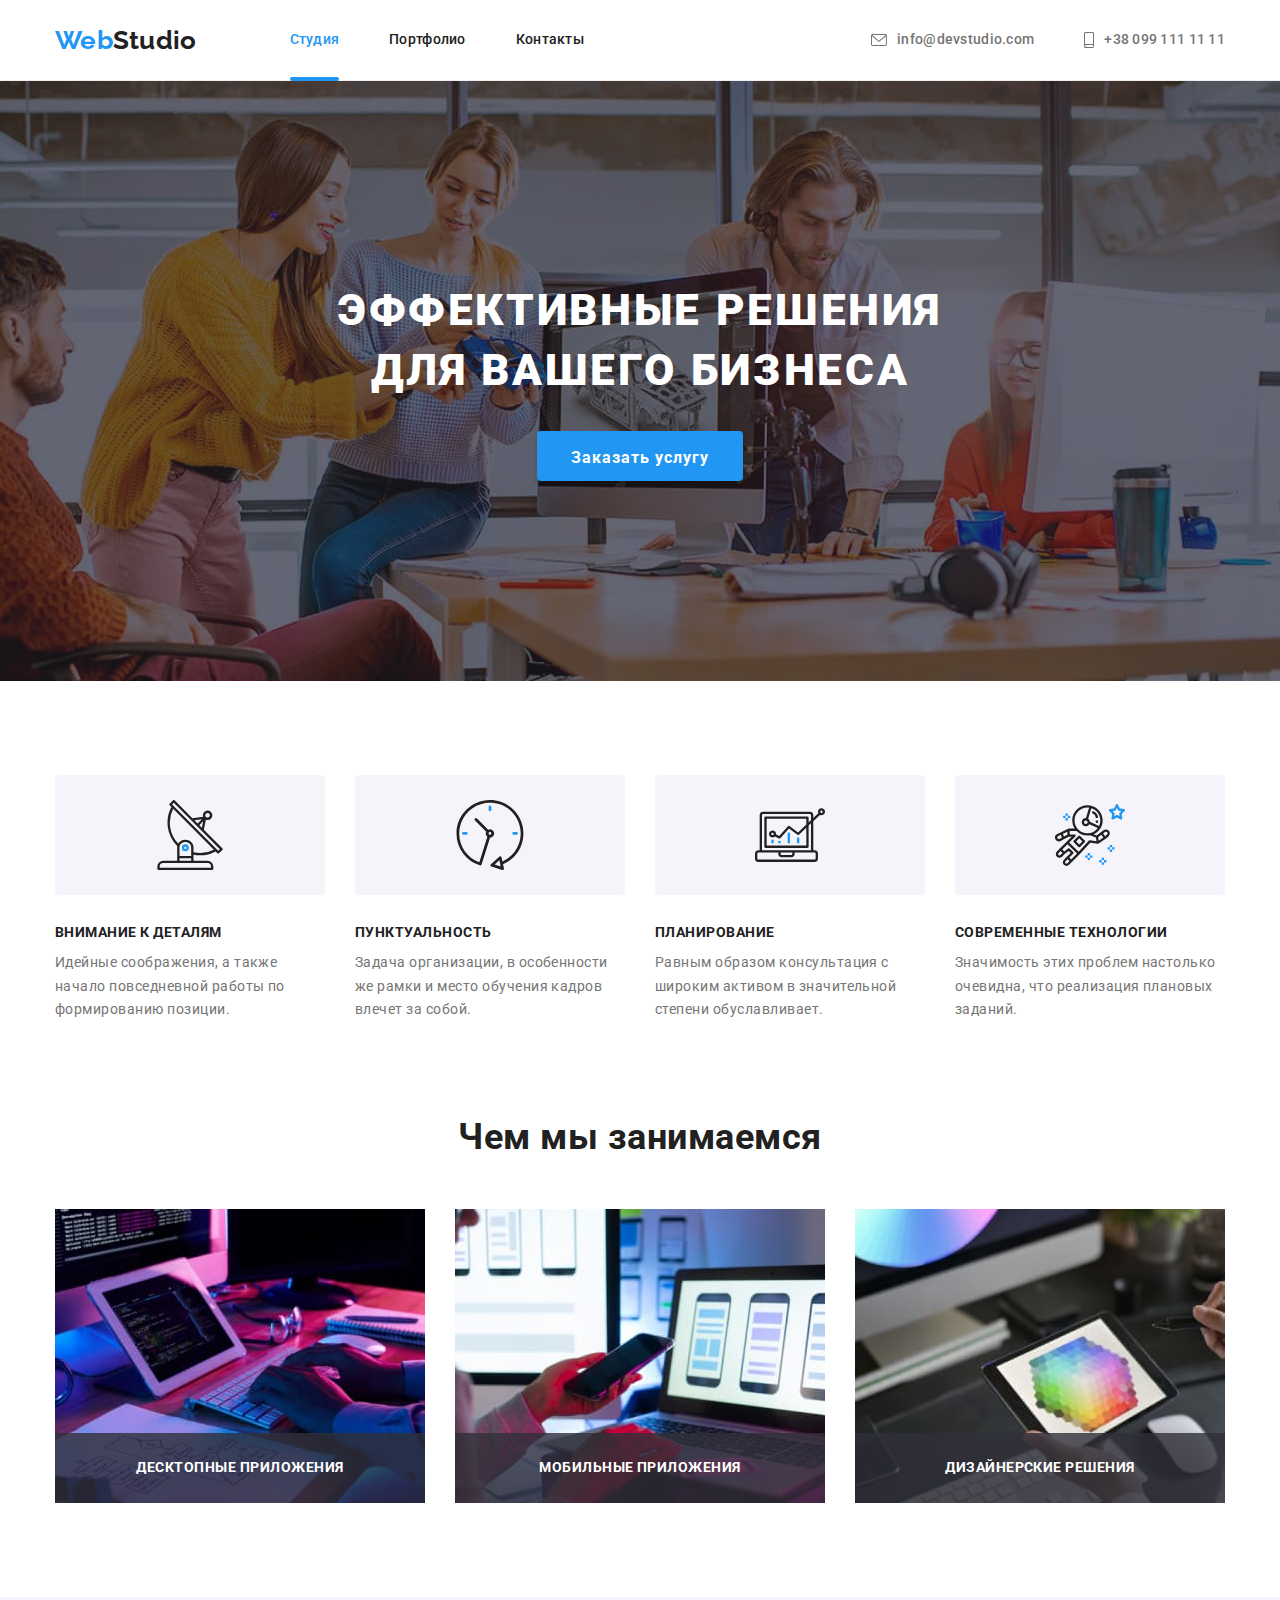
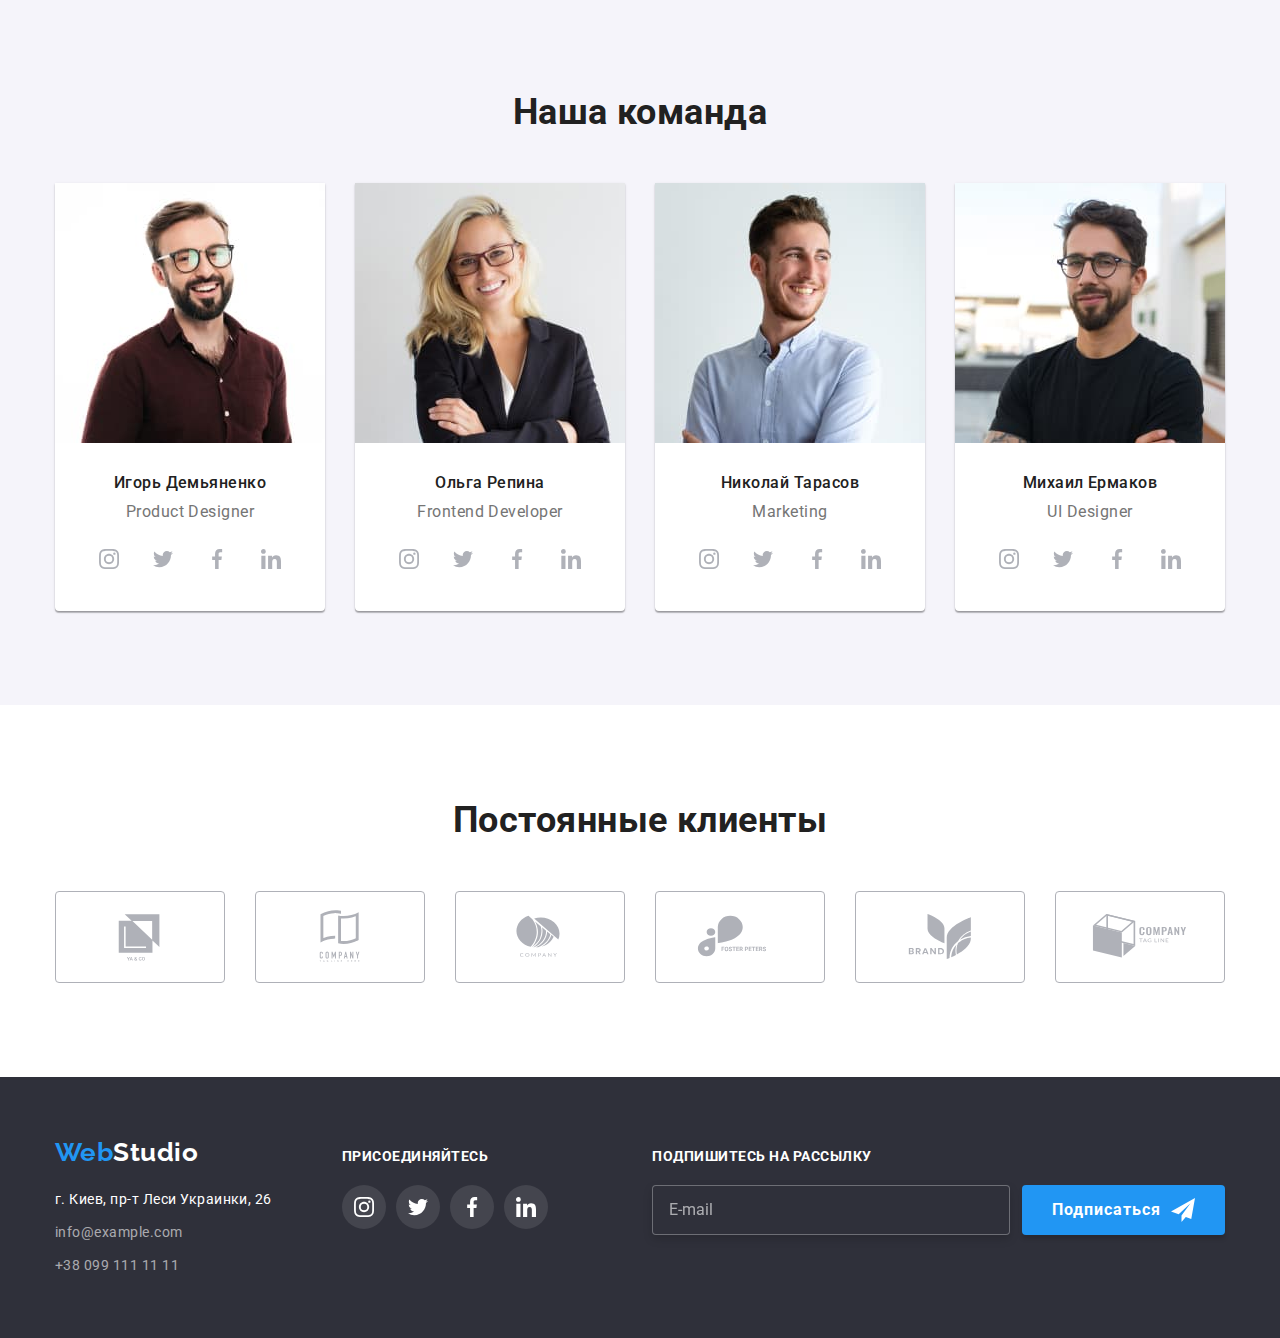
<file: index.html>
<!DOCTYPE html>
<html lang="ru">
  <head>
    <meta charset="UTF-8" />
    <meta http-equiv="X-UA-Compatible" content="IE=edge" />
    <meta name="viewport" content="width=device-width, initial-scale=1.0" />
    <meta name="description" content="Main page of the WebStudio" />
    <title>Главная</title>
    <link
      href="https://fonts.googleapis.com/css2?family=Raleway:wght@700&family=Roboto:wght@400;500;700;900&display=swap"
      rel="stylesheet"
    />
    <link
      rel="stylesheet"
      href="https://cdnjs.cloudflare.com/ajax/libs/modern-normalize/1.1.0/modern-normalize.min.css"
    />
    <link rel="stylesheet" href="./css/main.min.css" />
  </head>

  <body>
    <!-- HEADER -->

    <header class="page-header">
      <div class="container page-header__container">
        <a class="main-logo" href="./index.html"><span class="main-logo__web">Web</span>Studio</a>

        <button
          class="menu-button"
          type="button"
          aria-expanded="false"
          data-menu-button
          aria-controls="menu-container"
        >
          <svg width="40" height="40" aria-label="переключатель мобильного меню">
            <use class="menu-button__icon-cross" href="./images/sprite.svg#icon-menu-close"></use>
            <use class="menu-button__icon-menu" href="./images/sprite.svg#icon-menu"></use>
          </svg>
        </button>
        <div class="menu-container" id="menu-container" data-menu>
          <nav class="main-nav">
            <ul class="main-nav__list">
              <li class="main-nav__item">
                <a class="main-nav__link main-nav__link--current" href="./index.html">Студия</a>
              </li>
              <li class="main-nav__item">
                <a class="main-nav__link" href="./portfolio.html">Портфолио</a>
              </li>
              <li class="main-nav__item"><a class="main-nav__link" href="#">Контакты</a></li>
            </ul>
          </nav>

          <ul class="page-header__contact-list">
            <li class="page-header__contact-item">
              <a
                class="page-header__contact page-header__contact--large"
                href="mailto:info@devstudio.com"
              >
                <svg class="page-header__contact-icon" width="16" height="12">
                  <use href="./images/sprite.svg#icon-envelope"></use>
                </svg>
                info@devstudio.com
              </a>
            </li>
            <li class="page-header__contact-item">
              <a class="page-header__contact page-header__contact--blue" href="tel:+380991111111">
                <svg class="page-header__contact-icon" width="10" height="16">
                  <use href="./images/sprite.svg#icon-smartphone"></use>
                </svg>
                +38 099 111 11 11
              </a>
            </li>
          </ul>

          <ul class="social-mobile">
            <li class="social-mobile__item">
              <a class="social-mobile__link" href="https://www.instagram.com">Instagram</a>
            </li>
            <li class="social-mobile__item">
              <a class="social-mobile__link" href="https://twitter.com">Twitter</a>
            </li>
            <li class="social-mobile__item">
              <a class="social-mobile__link" href="https://facebook.com">Facebook</a>
            </li>
            <li class="social-mobile__item">
              <a class="social-mobile__link" href="https://www.linkedin.com">LinkedIn</a>
            </li>
          </ul>
        </div>
      </div>
    </header>

    <!-- MAIN -->

    <main>
      <!-- SECTION HERO -->

      <section class="section-hero">
        <div class="container">
          <h1 class="section-hero__title">
            Эффективные решения <br />
            для вашего бизнеса
          </h1>
          <button class="button" type="button" data-modal-open>Заказать услугу</button>
        </div>
      </section>

      <!-- SECTION ADVANTAGE -->

      <section class="section-advantage">
        <div class="container">
          <h2 class="section-advantage__title visually-hidden">Чем мы отличаемся от других</h2>
          <ul class="section-advantage__list">
            <li class="section-advantage__item">
              <div class="section-advantage__icon-box">
                <svg class="section-advantage__icon">
                  <use href="./images/sprite.svg#icon-antenna"></use>
                </svg>
              </div>
              <h3 class="section-advantage__subtitle">Внимание к деталям</h3>
              <p class="section-advantage__text">
                Идейные соображения, а также начало повседневной работы по формированию позиции.
              </p>
            </li>
            <li class="section-advantage__item">
              <div class="section-advantage__icon-box">
                <svg class="section-advantage__icon">
                  <use href="./images/sprite.svg#icon-clock"></use>
                </svg>
              </div>
              <h3 class="section-advantage__subtitle">Пунктуальность</h3>
              <p class="section-advantage__text">
                Задача организации, в особенности же рамки и место обучения кадров влечет за собой.
              </p>
            </li>
            <li class="section-advantage__item">
              <div class="section-advantage__icon-box">
                <svg class="section-advantage__icon">
                  <use href="./images/sprite.svg#icon-diagram" width="70px" height="70px"></use>
                </svg>
              </div>
              <h3 class="section-advantage__subtitle">Планирование</h3>
              <p class="section-advantage__text">
                Равным образом консультация с широким активом в значительной степени обуславливает.
              </p>
            </li>
            <li class="section-advantage__item">
              <div class="section-advantage__icon-box">
                <svg class="section-advantage__icon" width="70px" height="70px">
                  <use href="./images/sprite.svg#icon-astronaut"></use>
                </svg>
              </div>
              <h3 class="section-advantage__subtitle">Современные технологии</h3>
              <p class="section-advantage__text">
                Значимость этих проблем настолько очевидна, что реализация плановых заданий.
              </p>
            </li>
          </ul>
        </div>
      </section>

      <!-- SECTION WORK -->

      <section class="section-work">
        <div class="container">
          <h2 class="section-work__title">Чем мы занимаемся</h2>
          <ul class="section-work__list">
            <li class="section-work__item">
              <picture class="section-work__img">
                <source
                  srcset="./images/img1.jpg 1x, ./images/img1@2x.jpg 2x"
                  media="(min-width: 1200px)"
                />
                <img src="./images/img1.jpg" alt="Изучаем алгоритмы" />
              </picture>

              <h3 class="section-work__subtitle">Десктопные приложения</h3>
            </li>
            <li class="section-work__item">
              <picture class="section-work__img">
                <source
                  srcset="./images/img2.jpg 1x, ./images/img2@2x.jpg 2x"
                  media="(min-width: 1200px)"
                />
                <img src="./images/img2.jpg" alt="Разрабатываем мобильные приложения" />
              </picture>

              <h3 class="section-work__subtitle">Мобильные приложения</h3>
            </li>
            <li class="section-work__item">
              <picture class="section-work__img">
                <source
                  srcset="./images/img3.jpg 1x, ./images/img3@2x.jpg 2x"
                  media="(min-width: 1200px)"
                />
                <img src="./images/img3.jpg" alt="Делаем дизайн" />
              </picture>

              <h3 class="section-work__subtitle">Дизайнерские решения</h3>
            </li>
          </ul>
        </div>
      </section>

      <!-- SECTION TEAM -->

      <section class="section-team">
        <div class="container">
          <h2 class="section-team__title">Наша команда</h2>
          <ul class="section-team__list">
            <li class="section-team__item">
              <div class="section-team__wrap">
                <picture class="section-team__img">
                  <source
                    srcset="./images/photo1_desktop.jpg 1x, ./images/photo1_desktop@2x.jpg 2x"
                    media="(min-width: 1200px)"
                  />
                  <source
                    srcset="./images/photo1_tablet.jpg 1x, ./images/photo1_tablet@2x.jpg 2x"
                    media="(min-width: 768px)"
                  />
                  <source
                    srcset="./images/photo1_mobile.jpg 1x, ./images/photo1_mobile@2x.jpg 2x"
                    media="(max-width: 767px)"
                  />
                  <img src="./images/photo1_mobile.jpg" alt="Игорь Демьяненко" />
                </picture>

                <h3 class="section-team__name">Игорь Демьяненко</h3>
                <p class="section-team__speciality" lang="en">Product Designer</p>
                <ul class="social-group__list">
                  <li class="social-group__item">
                    <a class="social-group__link" href="https://www.instagram.com">
                      <svg class="social-group__icon social-group__icon--team">
                        <use href="./images/sprite.svg#icon-instagram"></use>
                      </svg>
                    </a>
                  </li>
                  <li class="social-group__item">
                    <a class="social-group__link" href="https://twitter.com/">
                      <svg class="social-group__icon social-group__icon--team">
                        <use href="./images/sprite.svg#icon-twitter"></use>
                      </svg>
                    </a>
                  </li>
                  <li class="social-group__item">
                    <a class="social-group__link" href="https://facebook.com/">
                      <svg class="social-group__icon social-group__icon--team">
                        <use href="./images/sprite.svg#icon-facebook"></use>
                      </svg>
                    </a>
                  </li>
                  <li class="social-group__item">
                    <a class="social-group__link" href="https://www.linkedin.com/">
                      <svg class="social-group__icon social-group__icon--team">
                        <use href="./images/sprite.svg#icon-linkedin"></use>
                      </svg>
                    </a>
                  </li>
                </ul>
              </div>
            </li>
            <li class="section-team__item">
              <div class="section-team__wrap">
                <picture class="section-team__img">
                  <source
                    srcset="./images/photo2_desktop.jpg 1x, ./images/photo2_desktop@2x.jpg 2x"
                    media="(min-width: 1200px)"
                  />
                  <source
                    srcset="./images/photo2_tablet.jpg 1x, ./images/photo2_tablet@2x.jpg 2x"
                    media="(min-width: 768px)"
                  />
                  <source
                    srcset="./images/photo2_mobile.jpg 1x, ./images/photo2_mobile@2x.jpg 2x"
                    media="(max-width: 767px)"
                  />
                  <img src="./images/photo2_mobile.jpg" alt="Ольга Репина" />
                </picture>

                <h3 class="section-team__name">Ольга Репина</h3>
                <p class="section-team__speciality" lang="en">Frontend Developer</p>

                <ul class="social-group__list">
                  <li class="social-group__item">
                    <a
                      class="social-group__link social-group__icon--team"
                      href="https://www.instagram.com"
                    >
                      <svg class="social-group__icon social-group__icon--team">
                        <use href="./images/sprite.svg#icon-instagram"></use>
                      </svg>
                    </a>
                  </li>
                  <li class="social-group__item">
                    <a class="social-group__link" href="https://twitter.com/">
                      <svg class="social-group__icon social-group__icon--team">
                        <use href="./images/sprite.svg#icon-twitter"></use>
                      </svg>
                    </a>
                  </li>
                  <li class="social-group__item">
                    <a class="social-group__link" href="https://facebook.com/">
                      <svg class="social-group__icon social-group__icon--team">
                        <use href="./images/sprite.svg#icon-facebook"></use>
                      </svg>
                    </a>
                  </li>
                  <li class="social-group__item">
                    <a class="social-group__link" href="https://www.linkedin.com/">
                      <svg class="social-group__icon social-group__icon--team">
                        <use href="./images/sprite.svg#icon-linkedin"></use>
                      </svg>
                    </a>
                  </li>
                </ul>
              </div>
            </li>
            <li class="section-team__item">
              <div class="section-team__wrap">
                <picture class="section-team__img">
                  <source
                    srcset="./images/photo3_desktop.jpg 1x, ./images/photo3_desktop@2x.jpg 2x"
                    media="(min-width: 1200px)"
                  />
                  <source
                    srcset="./images/photo3_tablet.jpg 1x, ./images/photo3_tablet@2x.jpg 2x"
                    media="(min-width: 768px)"
                  />
                  <source
                    srcset="./images/photo3_mobile.jpg 1x, ./images/photo3_mobile@2x.jpg 2x"
                    media="(max-width: 767px)"
                  />
                  <img src="./images/photo3_mobile.jpg" alt="Николай Тарасов" />
                </picture>

                <h3 class="section-team__name">Николай Тарасов</h3>
                <p class="section-team__speciality" lang="en">Marketing</p>

                <ul class="social-group__list">
                  <li class="social-group__item">
                    <a class="social-group__link" href="https://www.instagram.com">
                      <svg class="social-group__icon social-group__icon--team">
                        <use href="./images/sprite.svg#icon-instagram"></use>
                      </svg>
                    </a>
                  </li>
                  <li class="social-group__item">
                    <a class="social-group__link" href="https://twitter.com/">
                      <svg class="social-group__icon social-group__icon--team">
                        <use href="./images/sprite.svg#icon-twitter"></use>
                      </svg>
                    </a>
                  </li>
                  <li class="social-group__item">
                    <a class="social-group__link" href="https://facebook.com/">
                      <svg class="social-group__icon social-group__icon--team">
                        <use href="./images/sprite.svg#icon-facebook"></use>
                      </svg>
                    </a>
                  </li>
                  <li class="social-group__item">
                    <a class="social-group__link" href="https://www.linkedin.com/">
                      <svg class="social-group__icon social-group__icon--team">
                        <use href="./images/sprite.svg#icon-linkedin"></use>
                      </svg>
                    </a>
                  </li>
                </ul>
              </div>
            </li>
            <li class="section-team__item">
              <div class="section-team__wrap">
                <picture class="section-team__img">
                  <source
                    srcset="./images/photo4_desktop.jpg 1x, ./images/photo4_desktop@2x.jpg 2x"
                    media="(min-width: 1200px)"
                  />
                  <source
                    srcset="./images/photo4_tablet.jpg 1x, ./images/photo4_tablet@2x.jpg 2x"
                    media="(min-width: 768px)"
                  />
                  <source
                    srcset="./images/photo4_mobile.jpg 1x, ./images/photo4_mobile@2x.jpg 2x"
                    media="(max-width: 767px)"
                  />
                  <img src="./images/photo4_mobile.jpg" alt="Михаил Ермаков" />
                </picture>

                <h3 class="section-team__name">Михаил Ермаков</h3>
                <p class="section-team__speciality" lang="en">UI Designer</p>
                <ul class="social-group__list">
                  <li class="social-group__item">
                    <a class="social-group__link" href="https://www.instagram.com">
                      <svg class="social-group__icon social-group__icon--team">
                        <use href="./images/sprite.svg#icon-instagram"></use>
                      </svg>
                    </a>
                  </li>
                  <li class="social-group__item">
                    <a class="social-group__link" href="https://twitter.com/">
                      <svg class="social-group__icon social-group__icon--team">
                        <use href="./images/sprite.svg#icon-twitter"></use>
                      </svg>
                    </a>
                  </li>
                  <li class="social-group__item">
                    <a class="social-group__link" href="https://facebook.com/">
                      <svg class="social-group__icon social-group__icon--team">
                        <use href="./images/sprite.svg#icon-facebook"></use>
                      </svg>
                    </a>
                  </li>
                  <li class="social-group__item">
                    <a class="social-group__link" href="https://www.linkedin.com/">
                      <svg class="social-group__icon social-group__icon--team">
                        <use href="./images/sprite.svg#icon-linkedin"></use>
                      </svg>
                    </a>
                  </li>
                </ul>
              </div>
            </li>
          </ul>
        </div>
      </section>

      <!-- SECTION CLIENTS -->

      <section class="section-clients">
        <div class="container">
          <h2 class="section-clients__title">Постоянные клиенты</h2>
          <ul class="section-clients__list">
            <li class="section-clients__item">
              <a class="section-clients__logo" href="#">
                <svg class="section-clients__logo-inside">
                  <use href="./images/sprite.svg#icon-logo1"></use>
                </svg>
              </a>
            </li>
            <li class="section-clients__item">
              <a class="section-clients__logo" href="#">
                <svg class="section-clients__logo-inside">
                  <use href="./images/sprite.svg#icon-logo2"></use>
                </svg>
              </a>
            </li>
            <li class="section-clients__item">
              <a class="section-clients__logo" href="#">
                <svg class="section-clients__logo-inside">
                  <use href="./images/sprite.svg#icon-logo3"></use>
                </svg>
              </a>
            </li>
            <li class="section-clients__item">
              <a class="section-clients__logo" href="#">
                <svg class="section-clients__logo-inside">
                  <use href="./images/sprite.svg#icon-logo4"></use>
                </svg>
              </a>
            </li>
            <li class="section-clients__item">
              <a class="section-clients__logo" href="#">
                <svg class="section-clients__logo-inside">
                  <use href="./images/sprite.svg#icon-logo5"></use>
                </svg>
              </a>
            </li>
            <li class="section-clients__item">
              <a class="section-clients__logo" href="#">
                <svg class="section-clients__logo-inside">
                  <use href="./images/sprite.svg#icon-logo6"></use>
                </svg>
              </a>
            </li>
          </ul>
        </div>
      </section>
    </main>

    <!-- FOOTER -->

    <footer class="footer">
      <div class="container footer__container">
        <div class="footer__contact-social">
          <div class="footer__contact-group">
            <a class="main-logo main-logo--inverse" href="./index.html"
              ><span class="main-logo__web">Web</span>Studio</a
            >
            <address class="footer__contact-list">
              <ul>
                <li class="footer__contact-item">
                  <a
                    class="footer__address"
                    href="https://bit.ly/3pXMvUd"
                    target="_blank"
                    rel="noopener noreferrer"
                    >г. Киев, пр-т Леси Украинки, 26</a
                  >
                </li>
                <li class="footer__contact-item">
                  <a class="footer__contact" href="mailto:info@example.com">info@example.com</a>
                </li>
                <li class="footer__contact-item">
                  <a class="footer__contact" href="tel:+380991111111">+38 099 111 11 11</a>
                </li>
              </ul>
            </address>
          </div>

          <div class="social-group">
            <h3 class="social-group__title">присоединяйтесь</h3>
            <ul class="social-group__list">
              <li class="social-group__item">
                <a class="social-group__link" href="https://www.instagram.com">
                  <svg class="social-group__icon">
                    <use href="./images/sprite.svg#icon-instagram"></use>
                  </svg>
                </a>
              </li>
              <li class="social-group__item">
                <a class="social-group__link" href="https://twitter.com/">
                  <svg class="social-group__icon">
                    <use href="./images/sprite.svg#icon-twitter"></use>
                  </svg>
                </a>
              </li>
              <li class="social-group__item">
                <a class="social-group__link" href="https://facebook.com/">
                  <svg class="social-group__icon">
                    <use href="./images/sprite.svg#icon-facebook"></use>
                  </svg>
                </a>
              </li>
              <li class="social-group__item">
                <a class="social-group__link" href="https://www.linkedin.com/">
                  <svg class="social-group__icon">
                    <use href="./images/sprite.svg#icon-linkedin"></use>
                  </svg>
                </a>
              </li>
            </ul>
          </div>
        </div>

        <div class="footer-form__wrap">
          <h2 class="footer-form__email-label">Подпишитесь на рассылку</h2>
          <form class="footer-form">
            <label class="footer-form__email" for="footer-form__input"> </label>
            <input
              class="footer-form__input"
              type="email"
              name="footer-email"
              placeholder="E-mail"
              id="footer-form__input"
            />

            <button class="button button__footer" type="submit">
              Подписаться
              <svg class="button__icon" width="24px" height="24px">
                <use href="./images/sprite.svg#icon-send"></use>
              </svg>
            </button>
          </form>
        </div>
      </div>
    </footer>

    <!-- MODAL -->

    <div class="backdrop backdrop--is-hidden" data-modal>
      <div class="modal">
        <button class="modal__button" data-modal-close>
          <svg class="modal__button-icon" width="11" height="11">
            <use href="./images/sprite.svg#icon-close"></use>
          </svg>
        </button>
        <form class="modal__form">
          <strong class="modal__title">Оставьте свои данные, мы вам перезвоним</strong>
          <label class="modal__label">
            <span class="modal__name">Имя</span>
            <span class="modal__input-field">
              <input class="modal__input" type="text" name="name" />
              <svg class="modal__icon">
                <use href="./images/sprite.svg#icon-person-form"></use>
              </svg>
            </span>
          </label>

          <label class="modal__label">
            <span class="modal__name">Телефон</span>
            <span class="modal__input-field">
              <input class="modal__input" type="tel" name="tel" />
              <svg class="modal__icon">
                <use href="./images/sprite.svg#icon-phone-form"></use>
              </svg>
            </span>
          </label>

          <label class="modal__label">
            <span class="modal__name">Почта</span>
            <span class="modal__input-field">
              <input class="modal__input" type="email" name="email" />
              <svg class="modal__icon">
                <use href="./images/sprite.svg#icon-email-form"></use>
              </svg>
            </span>
          </label>

          <label class="modal__label modal__label--margin">
            <span class="modal__name">Комментарий</span>
            <textarea
              class="modal__comment"
              name="comment"
              id="comment"
              placeholder="Введите текст"
              rows="3"
            ></textarea>
          </label>

          <label class="modal__checkbox">
            <input class="modal__checkbox-input" type="checkbox" name="policy" />
            <svg class="modal__checkbox-icon modal__checkbox-icon--on">
              <use href="./images/sprite.svg#icon-check"></use>
            </svg>
            <svg class="modal__checkbox-icon">
              <use href="./images/sprite.svg#icon-uncheck"></use>
            </svg>

            <span class="modal__checkbox-label"
              >Соглашаюсь с рассылкой и принимаю
              <a class="modal__agreement-link" href="#">Условия договора</a></span
            >
          </label>

          <button class="button button__form" type="submit">Отправить</button>
        </form>
      </div>
    </div>
    <script src="./js/menu.js"></script>
    <script src="./js/modal.js"></script>
  </body>
</html>
</file>
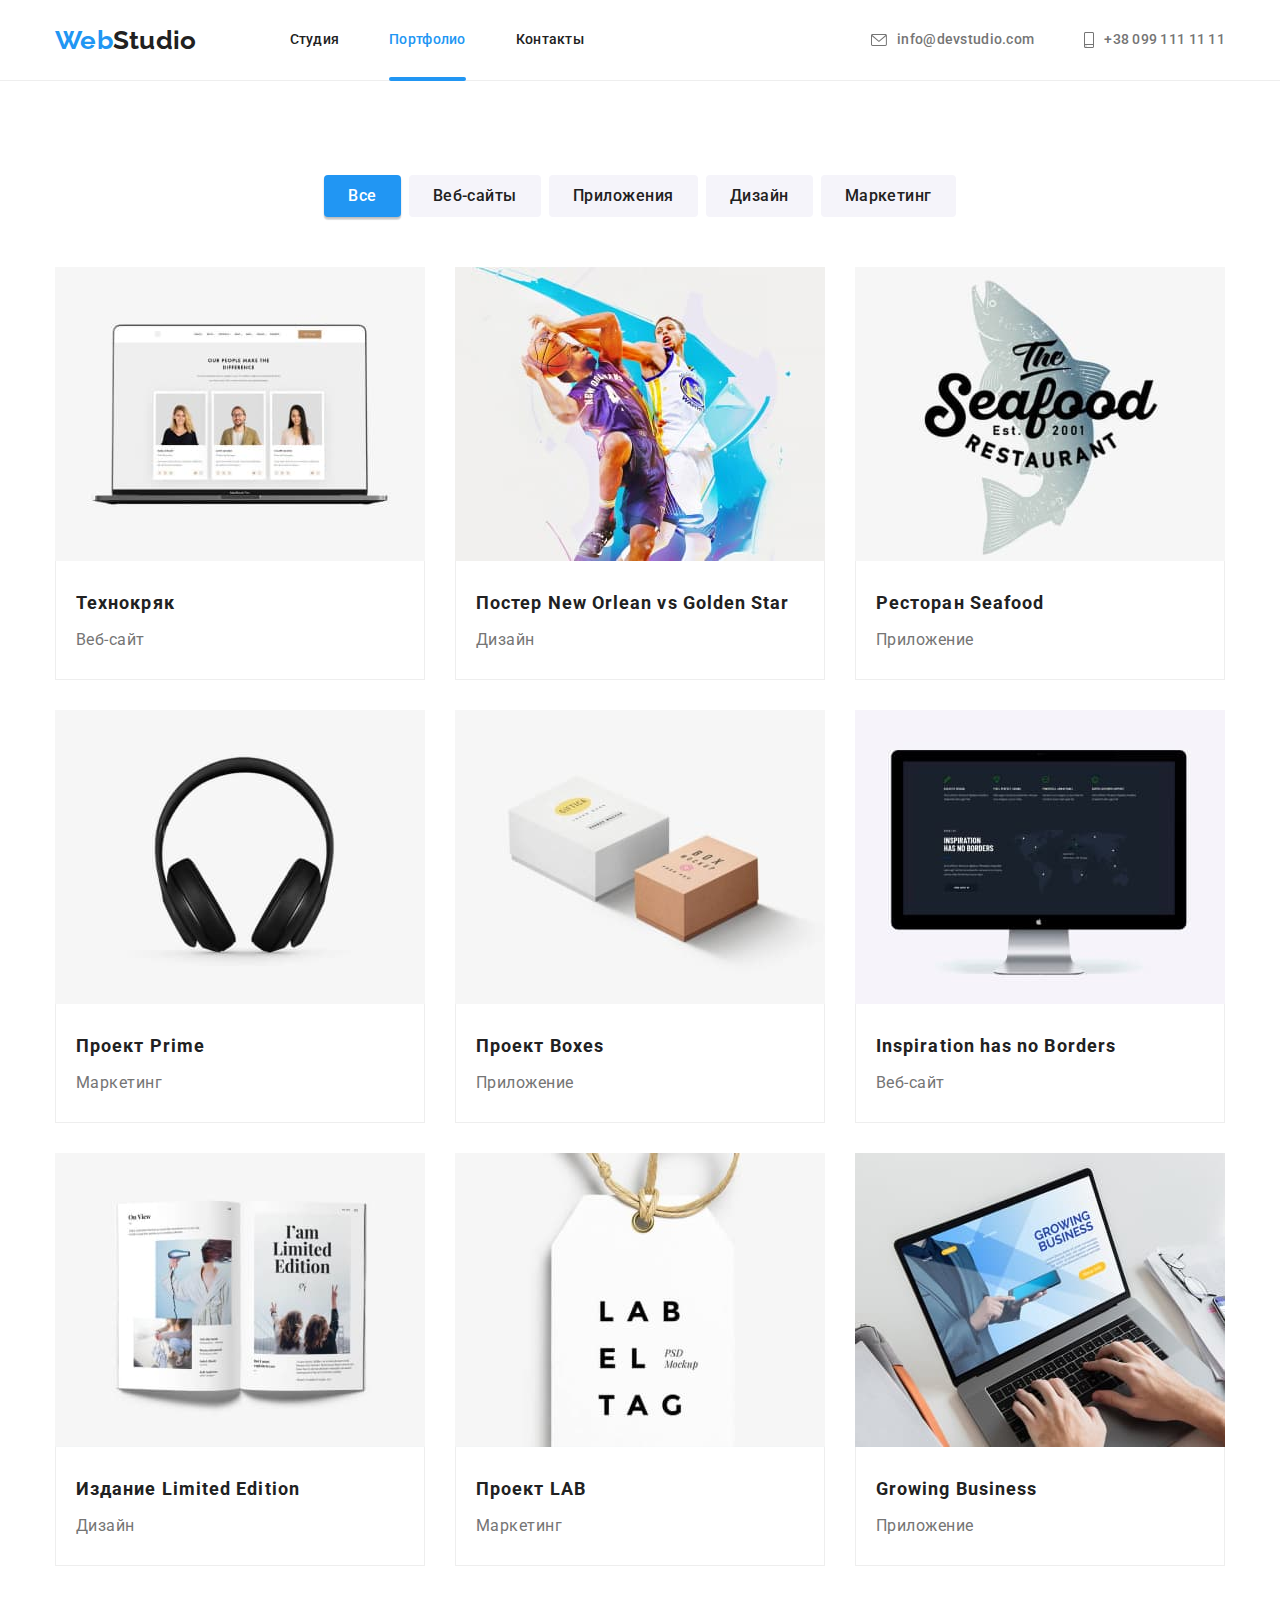
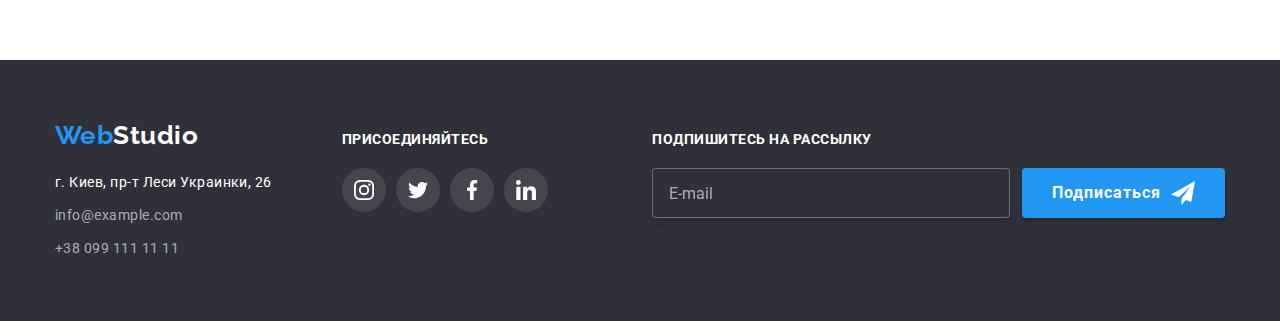
<file: portfolio.html>
<!DOCTYPE html>
<html lang="ru">
  <head>
    <meta charset="UTF-8" />
    <meta http-equiv="X-UA-Compatible" content="IE=edge" />
    <meta name="viewport" content="width=device-width, initial-scale=1.0" />
    <meta name="description" content="Portfolio of the WebStudio" />
    <title>Портфолио</title>
    <link
      href="https://fonts.googleapis.com/css2?family=Raleway:wght@700&family=Roboto:wght@400;500;700;900&display=swap"
      rel="stylesheet"
    />
    <link
      rel="stylesheet"
      href="https://cdnjs.cloudflare.com/ajax/libs/modern-normalize/1.1.0/modern-normalize.min.css"
    />
    <link rel="stylesheet" href="./css/main.min.css" />
  </head>

  <body>
    <!-- HEADER -->

    <header class="page-header">
      <div class="container page-header__container">
        <a class="main-logo" href="./index.html"><span class="main-logo__web">Web</span>Studio</a>

        <button
          class="menu-button"
          type="button"
          aria-expanded="false"
          data-menu-button
          aria-controls="menu-container"
        >
          <svg width="40" height="40" aria-label="переключатель мобильного меню">
            <use class="menu-button__icon-cross" href="./images/sprite.svg#icon-menu-close"></use>
            <use class="menu-button__icon-menu" href="./images/sprite.svg#icon-menu"></use>
          </svg>
        </button>
        <div class="menu-container" id="menu-container" data-menu>
          <nav class="main-nav">
            <ul class="main-nav__list">
              <li class="main-nav__item">
                <a class="main-nav__link" href="./index.html">Студия</a>
              </li>
              <li class="main-nav__item">
                <a class="main-nav__link main-nav__link--current" href="./portfolio.html"
                  >Портфолио</a
                >
              </li>
              <li class="main-nav__item"><a class="main-nav__link" href="#">Контакты</a></li>
            </ul>
          </nav>

          <ul class="page-header__contact-list">
            <li class="page-header__contact-item">
              <a
                class="page-header__contact page-header__contact--large"
                href="mailto:info@devstudio.com"
              >
                <svg class="page-header__contact-icon" width="16" height="12">
                  <use href="./images/sprite.svg#icon-envelope"></use>
                </svg>
                info@devstudio.com
              </a>
            </li>
            <li class="page-header__contact-item">
              <a class="page-header__contact page-header__contact--blue" href="tel:+380991111111">
                <svg class="page-header__contact-icon" width="10" height="16">
                  <use href="./images/sprite.svg#icon-smartphone"></use>
                </svg>
                +38 099 111 11 11
              </a>
            </li>
          </ul>

          <ul class="social-mobile">
            <li class="social-mobile__item">
              <a class="social-mobile__link" href="https://www.instagram.com">Instagram</a>
            </li>
            <li class="social-mobile__item">
              <a class="social-mobile__link" href="https://twitter.com">Twitter</a>
            </li>
            <li class="social-mobile__item">
              <a class="social-mobile__link" href="https://facebook.com">Facebook</a>
            </li>
            <li class="social-mobile__item">
              <a class="social-mobile__link" href="https://www.linkedin.com">LinkedIn</a>
            </li>
          </ul>
        </div>
      </div>
    </header>

    <!-- MAIN -->

    <main>
      <!-- SECTION PROJECTS -->

      <section class="section-projects">
        <div class="container">
          <h1 class="section-projects__title visually-hidden">Проекты</h1>
          <ul class="section-projects__filter">
            <li class="section-projects__filter-item">
              <button class="button__filter button__filter--active" type="button">Все</button>
            </li>
            <li class="section-projects__filter-item">
              <button class="button__filter" type="button">Веб-сайты</button>
            </li>
            <li class="section-projects__filter-item">
              <button class="button__filter" type="button">Приложения</button>
            </li>
            <li class="section-projects__filter-item">
              <button class="button__filter" type="button">Дизайн</button>
            </li>
            <li class="section-projects__filter-item">
              <button class="button__filter" type="button">Маркетинг</button>
            </li>
          </ul>

          <ul class="section-projects__list">
            <li class="section-projects__item">
              <a class="section-projects__link" href="#">
                <div class="section-projects__image">
                  <picture>
                    <source
                      srcset="./images/poster1_desktop.jpg 1x, ./images/poster1_desktop@2x.jpg 2x"
                      media="(min-width: 1200px)"
                    />
                    <source
                      srcset="./images/poster1_tablet.jpg 1x, ./images/poster1_tablet@2x.jpg 2x"
                      media="(min-width: 768px)"
                    />
                    <source
                      srcset="./images/poster1_mobile.jpg 1x, ./images/poster1_mobile@2x.jpg 2x"
                      media="(max-width: 767px)"
                    />
                    <img src="./images/poster1_mobile.jpg" alt="Технокряк" />
                  </picture>

                  <p class="section-projects__overlay">
                    Ресурс предлагает комплексные предложения с разным уровнем функционала и
                    сервисов. Все это позволит посетителю получить исчерпывающие сведения о компании
                    или частном лице.
                  </p>
                </div>
                <div class="section-projects__product">
                  <h2 class="section-projects__subtitle">Технокряк</h2>
                  <p class="section-projects__text">Веб-сайт</p>
                </div>
              </a>
            </li>
            <li class="section-projects__item">
              <a href="#" class="section-projects__link">
                <div class="section-projects__image">
                  <picture>
                    <source
                      srcset="./images/poster2_desktop.jpg 1x, ./images/poster2_desktop@2x.jpg 2x"
                      media="(min-width: 1200px)"
                    />
                    <source
                      srcset="./images/poster2_tablet.jpg 1x, ./images/poster2_tablet@2x.jpg 2x"
                      media="(min-width: 768px)"
                    />
                    <source
                      srcset="./images/poster2_mobile.jpg 1x, ./images/poster2_mobile@2x.jpg 2x"
                      media="(max-width: 767px)"
                    />
                    <img src="./images/poster2_mobile.jpg" alt="Постер New Orlean vs Golden Star" />
                  </picture>

                  <p class="section-projects__overlay">
                    Ресурс предлагает комплексные предложения с разным уровнем функционала и
                    сервисов. Все это позволит посетителю получить исчерпывающие сведения о компании
                    или частном лице.
                  </p>
                </div>

                <div class="section-projects__product">
                  <h2 class="section-projects__subtitle">Постер New Orlean vs Golden Star</h2>
                  <p class="section-projects__text">Дизайн</p>
                </div>
              </a>
            </li>

            <li class="section-projects__item">
              <a href="#" class="section-projects__link">
                <div class="section-projects__image">
                  <picture>
                    <source
                      srcset="./images/poster3_desktop.jpg 1x, ./images/poster3_desktop@2x.jpg 2x"
                      media="(min-width: 1200px)"
                    />
                    <source
                      srcset="./images/poster3_tablet.jpg 1x, ./images/poster3_tablet@2x.jpg 2x"
                      media="(min-width: 768px)"
                    />
                    <source
                      srcset="./images/poster3_mobile.jpg 1x, ./images/poster3_mobile@2x.jpg 2x"
                      media="(max-width: 767px)"
                    />
                    <img src="./images/poster3_mobile.jpg" alt="Ресторан Seafood" />
                  </picture>

                  <p class="section-projects__overlay">
                    Ресурс предлагает комплексные предложения с разным уровнем функционала и
                    сервисов. Все это позволит посетителю получить исчерпывающие сведения о компании
                    или частном лице.
                  </p>
                </div>
                <div class="section-projects__product">
                  <h2 class="section-projects__subtitle">Ресторан Seafood</h2>
                  <p class="section-projects__text">Приложение</p>
                </div>
              </a>
            </li>

            <li class="section-projects__item">
              <a href="#" class="section-projects__link">
                <div class="section-projects__image">
                  <picture>
                    <source
                      srcset="./images/poster4_desktop.jpg 1x, ./images/poster4_desktop@2x.jpg 2x"
                      media="(min-width: 1200px)"
                    />
                    <source
                      srcset="./images/poster4_tablet.jpg 1x, ./images/poster4_tablet@2x.jpg 2x"
                      media="(min-width: 768px)"
                    />
                    <source
                      srcset="./images/poster4_mobile.jpg 1x, ./images/poster4_mobile@2x.jpg 2x"
                      media="(max-width: 767px)"
                    />
                    <img src="./images/poster4_mobile.jpg" alt="Проект Prime" />
                  </picture>

                  <p class="section-projects__overlay">
                    Ресурс предлагает комплексные предложения с разным уровнем функционала и
                    сервисов. Все это позволит посетителю получить исчерпывающие сведения о компании
                    или частном лице.
                  </p>
                </div>
                <div class="section-projects__product">
                  <h2 class="section-projects__subtitle">Проект Prime</h2>
                  <p class="section-projects__text">Маркетинг</p>
                </div>
              </a>
            </li>

            <li class="section-projects__item">
              <a href="#" class="section-projects__link">
                <div class="section-projects__image">
                  <picture>
                    <source
                      srcset="./images/poster5_desktop.jpg 1x, ./images/poster5_desktop@2x.jpg 2x"
                      media="(min-width: 1200px)"
                    />
                    <source
                      srcset="./images/poster5_tablet.jpg 1x, ./images/poster5_tablet@2x.jpg 2x"
                      media="(min-width: 768px)"
                    />
                    <source
                      srcset="./images/poster5_mobile.jpg 1x, ./images/poster5_mobile@2x.jpg 2x"
                      media="(max-width: 767px)"
                    />
                    <img src="./images/poster5_mobile.jpg" alt="Проект Boxes" />
                  </picture>

                  <p class="section-projects__overlay">
                    Ресурс предлагает комплексные предложения с разным уровнем функционала и
                    сервисов. Все это позволит посетителю получить исчерпывающие сведения о компании
                    или частном лице.
                  </p>
                </div>
                <div class="section-projects__product">
                  <h2 class="section-projects__subtitle">Проект Boxes</h2>
                  <p class="section-projects__text">Приложение</p>
                </div>
              </a>
            </li>

            <li class="section-projects__item">
              <a href="#" class="section-projects__link">
                <div class="section-projects__image">
                  <picture>
                    <source
                      srcset="./images/poster6_desktop.jpg 1x, ./images/poster6_desktop@2x.jpg 2x"
                      media="(min-width: 1200px)"
                    />
                    <source
                      srcset="./images/poster6_tablet.jpg 1x, ./images/poster6_tablet@2x.jpg 2x"
                      media="(min-width: 768px)"
                    />
                    <source
                      srcset="./images/poster6_mobile.jpg 1x, ./images/poster6_mobile@2x.jpg 2x"
                      media="(max-width: 767px)"
                    />
                    <img src="./images/poster6_mobile.jpg" alt="Inspiration has no Borders" />
                  </picture>

                  <p class="section-projects__overlay">
                    Ресурс предлагает комплексные предложения с разным уровнем функционала и
                    сервисов. Все это позволит посетителю получить исчерпывающие сведения о компании
                    или частном лице.
                  </p>
                </div>
                <div class="section-projects__product">
                  <h2 class="section-projects__subtitle">Inspiration has no Borders</h2>
                  <p class="section-projects__text">Веб-сайт</p>
                </div>
              </a>
            </li>

            <li class="section-projects__item">
              <a href="#" class="section-projects__link">
                <div class="section-projects__image">
                  <picture>
                    <source
                      srcset="./images/poster7_desktop.jpg 1x, ./images/poster7_desktop@2x.jpg 2x"
                      media="(min-width: 1200px)"
                    />
                    <source
                      srcset="./images/poster7_tablet.jpg 1x, ./images/poster7_tablet@2x.jpg 2x"
                      media="(min-width: 768px)"
                    />
                    <source
                      srcset="./images/poster7_mobile.jpg 1x, ./images/poster7_mobile@2x.jpg 2x"
                      media="(max-width: 767px)"
                    />
                    <img src="./images/poster7_mobile.jpg" alt="Издание Limited Edition" />
                  </picture>

                  <p class="section-projects__overlay">
                    Ресурс предлагает комплексные предложения с разным уровнем функционала и
                    сервисов. Все это позволит посетителю получить исчерпывающие сведения о компании
                    или частном лице.
                  </p>
                </div>
                <div class="section-projects__product">
                  <h2 class="section-projects__subtitle">Издание Limited Edition</h2>
                  <p class="section-projects__text">Дизайн</p>
                </div>
              </a>
            </li>

            <li class="section-projects__item">
              <a href="#" class="section-projects__link">
                <div class="section-projects__image">
                  <picture>
                    <source
                      srcset="./images/poster8_desktop.jpg 1x, ./images/poster8_desktop@2x.jpg 2x"
                      media="(min-width: 1200px)"
                    />
                    <source
                      srcset="./images/poster8_tablet.jpg 1x, ./images/poster8_tablet@2x.jpg 2x"
                      media="(min-width: 768px)"
                    />
                    <source
                      srcset="./images/poster8_mobile.jpg 1x, ./images/poster8_mobile@2x.jpg 2x"
                      media="(max-width: 767px)"
                    />
                    <img src="./images/poster8_mobile.jpg" alt="Проект LAB" />
                  </picture>

                  <p class="section-projects__overlay">
                    Ресурс предлагает комплексные предложения с разным уровнем функционала и
                    сервисов. Все это позволит посетителю получить исчерпывающие сведения о компании
                    или частном лице.
                  </p>
                </div>
                <div class="section-projects__product">
                  <h2 class="section-projects__subtitle">Проект LAB</h2>
                  <p class="section-projects__text">Маркетинг</p>
                </div>
              </a>
            </li>

            <li class="section-projects__item">
              <a href="#" class="section-projects__link">
                <div class="section-projects__image">
                  <picture>
                    <source
                      srcset="./images/poster9_desktop.jpg 1x, ./images/poster9_desktop@2x.jpg 2x"
                      media="(min-width: 1200px)"
                    />
                    <source
                      srcset="./images/poster9_tablet.jpg 1x, ./images/poster9_tablet@2x.jpg 2x"
                      media="(min-width: 768px)"
                    />
                    <source
                      srcset="./images/poster9_mobile.jpg 1x, ./images/poster9_mobile@2x.jpg 2x"
                      media="(max-width: 767px)"
                    />
                    <img src="./images/poster9_mobile.jpg" alt="Growing Business" />
                  </picture>

                  <p class="section-projects__overlay">
                    Ресурс предлагает комплексные предложения с разным уровнем функционала и
                    сервисов. Все это позволит посетителю получить исчерпывающие сведения о компании
                    или частном лице.
                  </p>
                </div>
                <div class="section-projects__product">
                  <h2 class="section-projects__subtitle">Growing Business</h2>
                  <p class="section-projects__text">Приложение</p>
                </div>
              </a>
            </li>
          </ul>
        </div>
      </section>
    </main>

    <!-- footer -->

    <footer class="footer">
      <div class="container footer__container">
        <div class="footer__contact-social">
          <div class="footer__contact-group">
            <a class="main-logo main-logo--inverse" href="./index.html"
              ><span class="main-logo__web">Web</span>Studio</a
            >
            <address class="footer__contact-list">
              <ul>
                <li class="footer__contact-item">
                  <a
                    class="footer__address"
                    href="https://bit.ly/3pXMvUd"
                    target="_blank"
                    rel="noopener noreferrer"
                    >г. Киев, пр-т Леси Украинки, 26</a
                  >
                </li>
                <li class="footer__contact-item">
                  <a class="footer__contact" href="mailto:info@example.com">info@example.com</a>
                </li>
                <li class="footer__contact-item">
                  <a class="footer__contact" href="tel:+380991111111">+38 099 111 11 11</a>
                </li>
              </ul>
            </address>
          </div>

          <div class="social-group">
            <h3 class="social-group__title">присоединяйтесь</h3>
            <ul class="social-group__list">
              <li class="social-group__item">
                <a class="social-group__link" href="https://www.instagram.com">
                  <svg class="social-group__icon">
                    <use href="./images/sprite.svg#icon-instagram"></use>
                  </svg>
                </a>
              </li>
              <li class="social-group__item">
                <a class="social-group__link" href="https://twitter.com">
                  <svg class="social-group__icon">
                    <use href="./images/sprite.svg#icon-twitter"></use>
                  </svg>
                </a>
              </li>
              <li class="social-group__item">
                <a class="social-group__link" href="https://facebook.com/">
                  <svg class="social-group__icon">
                    <use href="./images/sprite.svg#icon-facebook"></use>
                  </svg>
                </a>
              </li>
              <li class="social-group__item">
                <a class="social-group__link" href="https://www.linkedin.com">
                  <svg class="social-group__icon">
                    <use href="./images/sprite.svg#icon-linkedin"></use>
                  </svg>
                </a>
              </li>
            </ul>
          </div>
        </div>

        <div class="footer-form__wrap">
          <h2 class="footer-form__email-label">Подпишитесь на рассылку</h2>
          <form class="footer-form">
            <label class="footer-form__email">
              <input
                class="footer-form__input"
                type="email"
                name="footer-email"
                placeholder="E-mail"
              />
            </label>

            <button class="button button__footer" type="submit">
              Подписаться
              <svg class="button__icon" width="24px" height="24px">
                <use href="./images/sprite.svg#icon-send"></use>
              </svg>
            </button>
          </form>
        </div>
      </div>
    </footer>
    <script src="./js/menu.js"></script>
  </body>
</html>
</file>
<file: css/main.min.css>
:root{--primary-text-color: #757575;--title-text-color: #212121;--accent-color: #2196f3;--primary-white-color: #ffffff;--secondary-bg: #f5f4fa;--footer-bg: #2f303a;--icons-color: #afb1b8;--indent: 30px;--items: 3}.visually-hidden{position:absolute;width:1px;height:1px;margin:-1px;border:0;padding:0;white-space:nowrap;-webkit-clip-path:inset(100%);clip-path:inset(100%);clip:rect(0 0 0 0);overflow:hidden}html{-webkit-box-sizing:border-box;box-sizing:border-box}*,*::before,*::after{-webkit-box-sizing:inherit;box-sizing:inherit}body{margin:0;font-family:Roboto,sans-serif;color:var(--primary-text-color);background-color:var(--primary-white-color);letter-spacing:.03em}body.modal-open,body.menu-open{overflow:hidden}.main-logo{text-decoration:none;font-family:Raleway,sans-serif;font-weight:700;font-size:24px;line-height:1.17;color:var(--title-text-color)}@media screen and (min-width: 1200px){.main-logo{font-size:26px;line-height:1.19}}.button{border-radius:4px;border-color:rgba(0,0,0,0);padding:10px 32px;min-width:200px;height:50px;-webkit-box-shadow:0px 4px 4px rgba(0,0,0,.15);box-shadow:0px 4px 4px rgba(0,0,0,.15);color:var(--primary-white-color);background-color:var(--accent-color);font-family:inherit;font-weight:700;font-size:16px;line-height:1.88;-webkit-box-align:center;-ms-flex-align:center;align-items:center;text-align:center;letter-spacing:.06em;cursor:pointer;-webkit-transition-property:background-color;transition-property:background-color;-webkit-transition-duration:250ms;transition-duration:250ms;-webkit-transition-timing-function:cubic-bezier(0.4, 0, 0.2, 1);transition-timing-function:cubic-bezier(0.4, 0, 0.2, 1)}.button:hover,.button:focus{background-color:#188ce8}@media screen and (max-width: 1199px){.social-group{text-align:center}}@media screen and (max-width: 767px){.social-group{margin:0 0 60px}}@media screen and (min-width: 1200px){.social-group{margin-left:70px}}.social-group__title{margin-top:0;margin-bottom:20px;font-weight:700;font-size:14px;line-height:1.14;text-transform:uppercase;color:var(--primary-white-color)}.social-group__list{display:-webkit-box;display:-ms-flexbox;display:flex;-webkit-box-pack:center;-ms-flex-pack:center;justify-content:center}.social-group__item:not(:last-child){margin-right:10px}.social-group__link{display:-webkit-box;display:-ms-flexbox;display:flex;-webkit-box-align:center;-ms-flex-align:center;align-items:center;-webkit-box-pack:center;-ms-flex-pack:center;justify-content:center;width:44px;height:44px;border-radius:50%;background:rgba(255,255,255,.1);-webkit-transition-property:background-color;transition-property:background-color;-webkit-transition-duration:250ms;transition-duration:250ms;-webkit-transition-timing-function:cubic-bezier(0.4, 0, 0.2, 1);transition-timing-function:cubic-bezier(0.4, 0, 0.2, 1)}.social-group__link:hover,.social-group__link:focus{background-color:var(--accent-color)}.social-group__icon{fill:var(--primary-white-color);width:20px;height:20px;-webkit-transition-property:fill;transition-property:fill;-webkit-transition-duration:250ms;transition-duration:250ms;-webkit-transition-timing-function:cubic-bezier(0.4, 0, 0.2, 1);transition-timing-function:cubic-bezier(0.4, 0, 0.2, 1)}.social-group__link:hover .social-group__icon,.social-group__link:focus .social-group__icon{fill:var(--primary-white-color)}h1,h2,h3,p{margin-bottom:0;margin-top:0}ul,li{padding:0;margin:0;list-style:none}a{text-decoration:none;color:inherit}img{display:block;max-width:100%;height:auto}.container{padding-left:15px;padding-right:15px;margin-left:auto;margin-right:auto}@media screen and (min-width: 480px){.container{width:480px}}@media screen and (min-width: 768px){.container{width:768px}}@media screen and (min-width: 1200px){.container{width:1200px}}.page-header{font-weight:500;font-size:14px;line-height:1.14;letter-spacing:.02em;border-bottom:1px solid #eee}.page-header__container{position:relative;display:-webkit-box;display:-ms-flexbox;display:flex;-webkit-box-align:center;-ms-flex-align:center;align-items:center;-webkit-box-pack:justify;-ms-flex-pack:justify;justify-content:space-between}@media screen and (max-width: 767px){.page-header__container{padding-top:10px;padding-bottom:10px}}.menu-button{z-index:2;display:-webkit-inline-box;display:-ms-inline-flexbox;display:inline-flex;margin:0;padding:0;border:none;background-color:rgba(0,0,0,0);cursor:pointer}@media screen and (min-width: 768px){.menu-button{display:none}}.menu-button__icon-cross{display:none}.menu-button.is-open .menu-button__icon-cross{display:block}.menu-button:hover .menu-button__icon-menu,.menu-button:hover .menu-button__icon-cross{fill:var(--accent-color)}.menu-button.is-open .menu-button__icon-menu{display:none}.menu-container{z-index:1;background-color:var(--primary-white-color);text-align:center}@media screen and (max-width: 767px){.menu-container{display:-webkit-box;display:-ms-flexbox;display:flex;position:fixed;-webkit-box-orient:vertical;-webkit-box-direction:normal;-ms-flex-direction:column;flex-direction:column;-webkit-transform:translate(100%);transform:translate(100%);text-align:left;top:0;left:0;width:100%;height:100%;padding:48px 40px;-webkit-transition-property:-webkit-transform;transition-property:-webkit-transform;transition-property:transform;transition-property:transform, -webkit-transform;-webkit-transition-duration:250ms;transition-duration:250ms;-webkit-transition-timing-function:cubic-bezier(0.4, 0, 0.2, 1);transition-timing-function:cubic-bezier(0.4, 0, 0.2, 1)}.menu-container.is-open{-webkit-transform:translate(0);transform:translate(0)}}@media screen and (min-width: 768px){.menu-container{display:-webkit-box;display:-ms-flexbox;display:flex;-webkit-box-flex:1;-ms-flex-positive:1;flex-grow:1;-webkit-box-align:center;-ms-flex-align:center;align-items:center;-webkit-box-pack:justify;-ms-flex-pack:justify;justify-content:space-between}}.main-nav{display:-webkit-box;display:-ms-flexbox;display:flex;-webkit-box-align:center;-ms-flex-align:center;align-items:center}@media screen and (max-width: 767px){.main-nav{font-size:40px;line-height:1.18;margin-bottom:auto}}@media screen and (min-width: 768px){.main-nav__list{display:-webkit-box;display:-ms-flexbox;display:flex;margin-left:93px;gap:50px}}.main-nav__link{color:var(--title-text-color);display:block;-webkit-transition-property:color;transition-property:color;-webkit-transition-duration:250ms;transition-duration:250ms;-webkit-transition-timing-function:cubic-bezier(0.4, 0, 0.2, 1);transition-timing-function:cubic-bezier(0.4, 0, 0.2, 1)}@media screen and (max-width: 767px){.main-nav__item+.main-nav__item .main-nav__link{padding-top:16px}.main-nav__item:not(:last-child) .main-nav__link{padding-bottom:16px}}@media screen and (min-width: 768px){.main-nav__link{padding-top:32px;padding-bottom:32px}}.main-nav__link:hover,.main-nav__link:focus,.main-nav__link--current,.page-header__contact:hover,.page-header__contact:focus,.footer__contact:hover,.footer__contact:focus,.main-logo__web{color:var(--accent-color)}@media screen and (min-width: 768px){.main-nav__link--current{position:relative}.main-nav__link--current::after{content:"";position:absolute;bottom:-1px;left:0;width:100%;height:4px;background:var(--accent-color);border-radius:2px}}@media screen and (max-width: 767px){.page-header__contact-list{display:-webkit-box;display:-ms-flexbox;display:flex;-webkit-box-orient:vertical;-webkit-box-direction:reverse;-ms-flex-direction:column-reverse;flex-direction:column-reverse;gap:32px;margin-bottom:64px}}@media screen and (min-width: 1200px){.page-header__contact-list{display:-webkit-box;display:-ms-flexbox;display:flex;margin-left:auto;gap:50px}}.page-header__contact{-webkit-transition-property:color;transition-property:color;-webkit-transition-duration:250ms;transition-duration:250ms;-webkit-transition-timing-function:cubic-bezier(0.4, 0, 0.2, 1);transition-timing-function:cubic-bezier(0.4, 0, 0.2, 1)}@media screen and (max-width: 767px){.page-header__contact--blue{font-size:34px;line-height:1.18;color:var(--accent-color)}.page-header__contact--large{font-size:24px;line-height:1.17}}@media screen and (max-width: 479px){.page-header__contact--blue{font-size:24px}}@media screen and (min-width: 768px){.page-header__contact{display:-webkit-box;display:-ms-flexbox;display:flex;-webkit-box-align:center;-ms-flex-align:center;align-items:center;padding:5px 0;font-size:12px;line-height:1.17}}@media screen and (min-width: 1200px){.page-header__contact{font-size:14px;line-height:1.14;padding-top:32px;padding-bottom:32px}}.page-header__contact-icon{fill:#757575;margin-right:10px;-webkit-transition-property:fill;transition-property:fill;-webkit-transition-duration:250ms;transition-duration:250ms;-webkit-transition-timing-function:cubic-bezier(0.4, 0, 0.2, 1);transition-timing-function:cubic-bezier(0.4, 0, 0.2, 1)}@media screen and (max-width: 767px){.page-header__contact-icon{display:none}}.page-header__contact:hover .page-header__contact-icon,.page-header__contact:focus .page-header__contact-icon{fill:var(--accent-color)}.social-mobile{display:-webkit-box;display:-ms-flexbox;display:flex;-ms-flex-wrap:wrap;flex-wrap:wrap}@media screen and (min-width: 768px){.social-mobile{display:none}}.social-mobile__item{font-size:18px;line-height:1.22;color:var(--accent-color)}.social-mobile__item+.social-mobile__item .social-mobile__link{padding-left:10px;border-left:1px solid rgba(33,33,33,.2)}.social-mobile__item:not(:last-child) .social-mobile__link{padding-right:10px}.section-hero{background-image:-webkit-gradient(linear, left top, right top, from(rgba(47, 48, 58, 0.4)), to(rgba(47, 48, 58, 0.4))),url(../images/hero_mobile.jpg);background-image:linear-gradient(to right, rgba(47, 48, 58, 0.4), rgba(47, 48, 58, 0.4)),url(../images/hero_mobile.jpg);background-repeat:no-repeat;background-position:center;margin-left:auto;margin-right:auto;max-width:1600px;background-size:cover;background-color:var(--footer-bg);text-align:center;padding:118px 0}@media(min-device-pixel-ratio: 2),(-webkit-min-device-pixel-ratio: 2),(min-resolution: 192dpi),(min-resolution: 2dppx){.section-hero{background-image:-webkit-gradient(linear, left top, right top, from(rgba(47, 48, 58, 0.4)), to(rgba(47, 48, 58, 0.4))),url(../images/hero_mobile@2x.jpg);background-image:linear-gradient(to right, rgba(47, 48, 58, 0.4), rgba(47, 48, 58, 0.4)),url(../images/hero_mobile@2x.jpg)}}@media screen and (min-width: 768px){.section-hero{background-image:-webkit-gradient(linear, left top, right top, from(rgba(47, 48, 58, 0.4)), to(rgba(47, 48, 58, 0.4))),url(../images/hero_tablet.jpg);background-image:linear-gradient(to right, rgba(47, 48, 58, 0.4), rgba(47, 48, 58, 0.4)),url(../images/hero_tablet.jpg)}}@media screen and (min-width: 768px)and (min-device-pixel-ratio: 2),screen and (min-width: 768px)and (-webkit-min-device-pixel-ratio: 2),screen and (min-width: 768px)and (min-resolution: 192dpi),screen and (min-width: 768px)and (min-resolution: 2dppx){.section-hero{background-image:-webkit-gradient(linear, left top, right top, from(rgba(47, 48, 58, 0.4)), to(rgba(47, 48, 58, 0.4))),url(../images/hero_tablet@2x.jpg);background-image:linear-gradient(to right, rgba(47, 48, 58, 0.4), rgba(47, 48, 58, 0.4)),url(../images/hero_tablet@2x.jpg)}}@media screen and (min-width: 1200px){.section-hero{padding:200px 0;background-image:-webkit-gradient(linear, left top, right top, from(rgba(47, 48, 58, 0.4)), to(rgba(47, 48, 58, 0.4))),url(../images/hero_desktop.jpg);background-image:linear-gradient(to right, rgba(47, 48, 58, 0.4), rgba(47, 48, 58, 0.4)),url(../images/hero_desktop.jpg)}}@media screen and (min-width: 1200px)and (min-device-pixel-ratio: 2),screen and (min-width: 1200px)and (-webkit-min-device-pixel-ratio: 2),screen and (min-width: 1200px)and (min-resolution: 192dpi),screen and (min-width: 1200px)and (min-resolution: 2dppx){.section-hero{background-image:-webkit-gradient(linear, left top, right top, from(rgba(47, 48, 58, 0.4)), to(rgba(47, 48, 58, 0.4))),url(../images/hero_desktop@2x.jpg);background-image:linear-gradient(to right, rgba(47, 48, 58, 0.4), rgba(47, 48, 58, 0.4)),url(../images/hero_desktop@2x.jpg)}}.section-hero__title{font-weight:900;font-size:26px;line-height:1.62;margin-top:0;margin-bottom:30px;text-align:center;letter-spacing:.06em;text-transform:uppercase;color:#fff}@media screen and (min-width: 1200px){.section-hero__title{font-size:44px;line-height:1.36}}@media screen and (max-width: 1199px){.section-advantage{padding:60px 0}}@media screen and (min-width: 1200px){.section-advantage{padding-top:94px}}@media screen and (min-width: 768px){.section-advantage__list{display:-webkit-box;display:-ms-flexbox;display:flex;-ms-flex-wrap:wrap;flex-wrap:wrap;gap:var(--indent)}}.section-advantage__icon{width:70px;height:70px}.section-advantage__icon-box{display:-webkit-box;display:-ms-flexbox;display:flex;-webkit-box-align:center;-ms-flex-align:center;align-items:center;-webkit-box-pack:center;-ms-flex-pack:center;justify-content:center;height:120px;width:100%;margin-bottom:30px;background-color:var(--secondary-bg);border-radius:4px}@media screen and (max-width: 767px){.section-advantage__item:not(:last-child){margin-bottom:30px}}@media screen and (min-width: 768px){.section-advantage__item{--items: 2;-ms-flex-preferred-size:calc((100% - var(--indent)*(var(--items) - 1))/var(--items));flex-basis:calc((100% - var(--indent)*(var(--items) - 1))/var(--items))}}@media screen and (min-width: 1200px){.section-advantage__item{--items: 4}}.section-advantage__title,.section-work__title,.section-team__title,.section-clients__title,.section-projects__title{font-weight:700;font-size:28px;line-height:1.18;text-align:center;color:var(--title-text-color);margin-bottom:30px}@media screen and (min-width: 1200px){.section-advantage__title,.section-work__title,.section-team__title,.section-clients__title,.section-projects__title{font-size:36px;line-height:1.17;margin-bottom:50px}}.section-advantage__subtitle{color:var(--title-text-color);font-weight:700;font-size:14px;line-height:1.14;text-transform:uppercase;margin-top:0;margin-bottom:10px}@media screen and (max-width: 767px){.section-advantage__subtitle{text-align:center}}.section-advantage__text{font-size:14px;line-height:1.71}.section-work{padding:94px 0}@media screen and (max-width: 1199px){.section-work{display:none}}.section-work__list{display:-webkit-box;display:-ms-flexbox;display:flex;-ms-flex-wrap:wrap;flex-wrap:wrap;gap:var(--indent)}.section-work__item{position:relative;-ms-flex-preferred-size:calc((100% - var(--indent)*(var(--items) - 1))/var(--items));flex-basis:calc((100% - var(--indent)*(var(--items) - 1))/var(--items))}.section-work__img{width:100%}.section-work__subtitle{position:absolute;bottom:0;display:-webkit-box;display:-ms-flexbox;display:flex;width:100%;-webkit-box-align:center;-ms-flex-align:center;align-items:center;-webkit-box-pack:center;-ms-flex-pack:center;justify-content:center;padding:27px 0;font-weight:700;font-size:14px;line-height:1.14;text-transform:uppercase;color:var(--primary-white-color);background:rgba(47,48,58,.8)}.section-team{background-color:var(--secondary-bg);padding:60px 0}@media screen and (min-width: 1200px){.section-team{padding:94px 0}}@media screen and (min-width: 768px){.section-team__list{display:-webkit-box;display:-ms-flexbox;display:flex;-ms-flex-wrap:wrap;flex-wrap:wrap;gap:var(--indent)}}.section-team__item{display:-webkit-box;display:-ms-flexbox;display:flex;-webkit-box-pack:center;-ms-flex-pack:center;justify-content:center;background-color:var(--primary-white-color);-webkit-box-shadow:0px 1px 3px rgba(0,0,0,.12),0px 1px 1px rgba(0,0,0,.14),0px 2px 1px rgba(0,0,0,.2);box-shadow:0px 1px 3px rgba(0,0,0,.12),0px 1px 1px rgba(0,0,0,.14),0px 2px 1px rgba(0,0,0,.2);border-radius:0px 0px 4px 4px;padding-bottom:24px}@media screen and (min-width: 768px){.section-team__item{--items: 2;-ms-flex-preferred-size:calc((100% - var(--indent)*(var(--items) - 1))/var(--items));flex-basis:calc((100% - var(--indent)*(var(--items) - 1))/var(--items))}}@media screen and (min-width: 1200px){.section-team__item{--items: 4}}@media screen and (max-width: 767px){.section-team__item:not(:last-child){margin-bottom:30px}}@media screen and (min-width: 1200px){.section-team__item{padding-bottom:30px}}.section-team__img{width:100%}.section-team__name{color:var(--title-text-color);font-weight:500;font-size:16px;line-height:1.19;text-align:center;margin-top:30px;margin-bottom:10px}.section-team__speciality{font-size:16px;line-height:1.19;text-align:center;margin-bottom:16px}.social-group__icon--team{fill:var(--icons-color)}.section-clients{padding:60px 0}@media screen and (min-width: 1200px){.section-clients{padding:94px 0}}.section-clients__list{display:-webkit-box;display:-ms-flexbox;display:flex;-ms-flex-wrap:wrap;flex-wrap:wrap;gap:var(--indent)}.section-clients__item{display:-webkit-box;display:-ms-flexbox;display:flex;-webkit-box-pack:center;-ms-flex-pack:center;justify-content:center;--items: 2;-ms-flex-preferred-size:calc((100% - var(--indent)*(var(--items) - 1))/var(--items));flex-basis:calc((100% - var(--indent)*(var(--items) - 1))/var(--items))}@media screen and (min-width: 768px){.section-clients__item{--items: 3}}@media screen and (min-width: 1200px){.section-clients__item{--items: 6}}.section-clients__logo{display:-webkit-box;display:-ms-flexbox;display:flex;-webkit-box-align:center;-ms-flex-align:center;align-items:center;-webkit-box-pack:center;-ms-flex-pack:center;justify-content:center;min-width:100%;height:92px;border:1px solid var(--icons-color);border-radius:4px;-webkit-transition-property:border;transition-property:border;-webkit-transition-duration:250ms;transition-duration:250ms;-webkit-transition-timing-function:cubic-bezier(0.4, 0, 0.2, 1);transition-timing-function:cubic-bezier(0.4, 0, 0.2, 1)}.section-clients__logo:hover,.section-clients__logo:focus{border:1px solid var(--accent-color)}.section-clients__logo-inside{fill:var(--icons-color);width:106px;height:60px;-webkit-transition-property:fill;transition-property:fill;-webkit-transition-duration:250ms;transition-duration:250ms;-webkit-transition-timing-function:cubic-bezier(0.4, 0, 0.2, 1);transition-timing-function:cubic-bezier(0.4, 0, 0.2, 1)}.section-clients__logo:hover .section-clients__logo-inside,.section-clients__logo:focus .section-clients__logo-inside{fill:var(--accent-color)}.section-projects{padding:60px 0}@media screen and (min-width: 1200px){.section-projects{padding:94px 0}}.button__filter{border-radius:4px;border-color:rgba(0,0,0,0);font-family:inherit;font-weight:500;font-size:16px;line-height:1.62;text-align:center;letter-spacing:.03em;cursor:pointer;color:var(--title-text-color);background-color:var(--secondary-bg);padding:6px 22px;-webkit-transition-property:background-color,color,-webkit-box-shadow;transition-property:background-color,color,-webkit-box-shadow;transition-property:background-color,color,box-shadow;transition-property:background-color,color,box-shadow,-webkit-box-shadow;-webkit-transition-duration:250ms;transition-duration:250ms;-webkit-transition-timing-function:cubic-bezier(0.4, 0, 0.2, 1);transition-timing-function:cubic-bezier(0.4, 0, 0.2, 1)}@media screen and (max-width: 767px){.button__filter{margin-bottom:15px}}.button__filter:hover,.button__filter:focus,.button__filter--active{color:var(--primary-white-color);background-color:var(--accent-color);-webkit-box-shadow:0px 3px 1px rgba(0,0,0,.1),0px 1px 2px rgba(0,0,0,.08),0px 2px 2px rgba(0,0,0,.12);box-shadow:0px 3px 1px rgba(0,0,0,.1),0px 1px 2px rgba(0,0,0,.08),0px 2px 2px rgba(0,0,0,.12)}.section-projects__filter{display:-webkit-box;display:-ms-flexbox;display:flex;-ms-flex-wrap:wrap;flex-wrap:wrap;-webkit-box-pack:center;-ms-flex-pack:center;justify-content:center;margin-bottom:50px}@media screen and (max-width: 767px){.section-projects__filter{-webkit-box-pack:start;-ms-flex-pack:start;justify-content:flex-start;margin-bottom:25px}}.section-projects__filter-item:not(:last-child){margin-right:8px}@media screen and (min-width: 768px){.section-projects__list{display:-webkit-box;display:-ms-flexbox;display:flex;-ms-flex-wrap:wrap;flex-wrap:wrap;gap:var(--indent)}}@media screen and (max-width: 767px){.section-projects__item:not(:last-child){margin-bottom:30px}}@media screen and (min-width: 768px){.section-projects__item{--items: 2;-ms-flex-preferred-size:calc((100% - var(--indent)*(var(--items) - 1))/var(--items));flex-basis:calc((100% - var(--indent)*(var(--items) - 1))/var(--items))}}@media screen and (min-width: 1200px){.section-projects__item{--items: 3;-ms-flex-preferred-size:calc((100% - var(--indent)*(var(--items) - 1))/var(--items));flex-basis:calc((100% - var(--indent)*(var(--items) - 1))/var(--items))}}.section-projects__link{display:-webkit-box;display:-ms-flexbox;display:flex;-webkit-box-orient:vertical;-webkit-box-direction:normal;-ms-flex-direction:column;flex-direction:column;height:100%;-webkit-transition-property:-webkit-box-shadow;transition-property:-webkit-box-shadow;transition-property:box-shadow;transition-property:box-shadow, -webkit-box-shadow;-webkit-transition-duration:250ms;transition-duration:250ms;-webkit-transition-timing-function:cubic-bezier(0.4, 0, 0.2, 1);transition-timing-function:cubic-bezier(0.4, 0, 0.2, 1)}.section-projects__link:hover,.section-projects__link:focus{-webkit-box-shadow:0px 1px 1px rgba(0,0,0,.12),0px 4px 4px rgba(0,0,0,.06),1px 4px 6px rgba(0,0,0,.16);box-shadow:0px 1px 1px rgba(0,0,0,.12),0px 4px 4px rgba(0,0,0,.06),1px 4px 6px rgba(0,0,0,.16)}.section-projects__image{position:relative;overflow:hidden}.section-projects__subtitle{color:var(--title-text-color);font-weight:700;font-size:18px;line-height:2;letter-spacing:.06em;margin-top:0;margin-bottom:4px}.section-projects__text{font-size:16px;line-height:1.88}.section-projects__overlay{position:absolute;bottom:0;left:0;display:-webkit-box;display:-ms-flexbox;display:flex;-webkit-box-align:center;-ms-flex-align:center;align-items:center;width:100%;height:100%;-webkit-transform:translatey(100%);transform:translatey(100%);-webkit-transition-property:-webkit-transform;transition-property:-webkit-transform;transition-property:transform;transition-property:transform, -webkit-transform;-webkit-transition-duration:250ms;transition-duration:250ms;-webkit-transition-timing-function:cubic-bezier(0.4, 0, 0.2, 1);transition-timing-function:cubic-bezier(0.4, 0, 0.2, 1);font-size:18px;line-height:1.56;padding:63px 24px;color:#fff;background:rgba(33,150,243,.9)}@media screen and (max-width: 479px){.section-projects__overlay{font-size:14px;padding:24px}}.section-projects__link:hover .section-projects__overlay,.section-projects__link:focus .section-projects__overlay{-webkit-transform:translatey(0);transform:translatey(0)}.section-projects__product{border-left:1px solid #eee;border-right:1px solid #eee;border-bottom:1px solid #eee;padding:24px 20px;-webkit-box-flex:1;-ms-flex-positive:1;flex-grow:1}.footer{padding:60px 0;background-color:var(--footer-bg)}@media screen and (min-width: 1200px){.footer__container{display:-webkit-box;display:-ms-flexbox;display:flex;-webkit-box-align:baseline;-ms-flex-align:baseline;align-items:baseline;-webkit-box-pack:justify;-ms-flex-pack:justify;justify-content:space-between}}@media screen and (min-width: 768px){.footer__contact-social{display:-webkit-box;display:-ms-flexbox;display:flex;-ms-flex-pack:distribute;justify-content:space-around;-webkit-box-align:baseline;-ms-flex-align:baseline;align-items:baseline;margin-bottom:60px}}@media screen and (min-width: 1200px){.footer__contact-social{margin:0}}@media screen and (max-width: 1199px){.footer__contact-group{text-align:center}}@media screen and (max-width: 767px){.footer__contact-group{margin-bottom:60px}}.footer__contact-list{margin-top:20px;text-decoration:none;font-style:normal;text-decoration:inherit;font-size:14px;line-height:1.71}.footer__contact-item:not(:last-child){margin-bottom:9px}.main-logo--inverse{color:var(--primary-white-color);margin-bottom:20px}.footer__address{color:var(--primary-white-color);text-decoration:none}.footer__contact{color:rgba(255,255,255,.6);text-decoration:none;-webkit-transition-property:color;transition-property:color;-webkit-transition-duration:250ms;transition-duration:250ms;-webkit-transition-timing-function:cubic-bezier(0.4, 0, 0.2, 1);transition-timing-function:cubic-bezier(0.4, 0, 0.2, 1)}@media screen and (max-width: 1199px){.footer-form__wrap{text-align:center}}.footer-form{display:-webkit-box;display:-ms-flexbox;display:flex;-webkit-box-align:center;-ms-flex-align:center;align-items:center}@media screen and (max-width: 1199px){.footer-form{-webkit-box-orient:vertical;-webkit-box-direction:normal;-ms-flex-direction:column;flex-direction:column}}.footer-form__email-label{margin-bottom:20px;font-weight:700;font-size:14px;line-height:1.14;text-transform:uppercase;color:var(--primary-white-color)}.footer-form__input{border:1px solid rgba(255,255,255,.3);-webkit-filter:drop-shadow(0px 4px 4px rgba(0, 0, 0, 0.15));filter:drop-shadow(0px 4px 4px rgba(0, 0, 0, 0.15));border-radius:4px;padding:15px 16px;min-width:100%;height:50px;background-color:var(--footer-bg);color:var(--primary-white-color)}@media screen and (max-width: 1199px){.footer-form__input{margin-bottom:20px}}@media screen and (min-width: 768px){.footer-form__input{min-width:450px}}@media screen and (min-width: 1200px){.footer-form__input{min-width:358px}}.footer-form__input::-webkit-input-placeholder{font-size:16px;line-height:1.25;color:rgba(255,255,255,.6)}.footer-form__input::-moz-placeholder{font-size:16px;line-height:1.25;color:rgba(255,255,255,.6)}.footer-form__input:-ms-input-placeholder{font-size:16px;line-height:1.25;color:rgba(255,255,255,.6)}.footer-form__input::-ms-input-placeholder{font-size:16px;line-height:1.25;color:rgba(255,255,255,.6)}.footer-form__input::placeholder{font-size:16px;line-height:1.25;color:rgba(255,255,255,.6)}.button__footer{display:-webkit-box;display:-ms-flexbox;display:flex;margin-left:12px;padding:10px 28px}.button__icon{fill:var(--primary-white-color);margin-left:10px}.backdrop{z-index:3;position:fixed;top:0;left:0;background:rgba(0,0,0,.2);width:100%;height:100%;opacity:1;visibility:visible;overflow-y:scroll;-webkit-transition-property:opacity,visibility;transition-property:opacity,visibility;-webkit-transition-duration:250ms;transition-duration:250ms;-webkit-transition-timing-function:cubic-bezier(0.4, 0, 0.2, 1);transition-timing-function:cubic-bezier(0.4, 0, 0.2, 1)}.backdrop--is-hidden{opacity:0;pointer-events:none;visibility:hidden}.backdrop--is-hidden .modal{-webkit-transform:translate(-50%, 50%) scale(0.5);transform:translate(-50%, 50%) scale(0.5)}.modal{position:absolute;top:50%;left:50%;-webkit-transform:translate(-50%, -50%);transform:translate(-50%, -50%);padding:40px;background-color:var(--primary-white-color);-webkit-box-shadow:0px 1px 3px rgba(0,0,0,.12),0px 1px 1px rgba(0,0,0,.14),0px 2px 1px rgba(0,0,0,.2);box-shadow:0px 1px 3px rgba(0,0,0,.12),0px 1px 1px rgba(0,0,0,.14),0px 2px 1px rgba(0,0,0,.2);border-radius:4px;-webkit-transition-property:-webkit-transform;transition-property:-webkit-transform;transition-property:transform;transition-property:transform, -webkit-transform;-webkit-transition-duration:250ms;transition-duration:250ms;-webkit-transition-timing-function:cubic-bezier(0.4, 0, 0.2, 1);transition-timing-function:cubic-bezier(0.4, 0, 0.2, 1)}@media screen and (min-width: 480px)and (max-width: 1199px){.modal{max-width:450px;width:100%}}@media screen and (min-width: 1200px){.modal{position:absolute;top:50%;left:50%;-webkit-transform:translate(-50%, -50%) scale(1);transform:translate(-50%, -50%) scale(1)}}@media screen and (max-width: 479px){.modal{width:100%}}.modal__button{position:absolute;top:8px;right:8px;display:-webkit-box;display:-ms-flexbox;display:flex;-webkit-box-align:center;-ms-flex-align:center;align-items:center;-webkit-box-pack:center;-ms-flex-pack:center;justify-content:center;background-color:var(--primary-white-color);width:30px;height:30px;border-radius:50%;padding:0px;border:1px solid rgba(0,0,0,.1);cursor:pointer}.modal__button:hover .modal__button-icon{fill:var(--accent-color)}.modal__form{display:-webkit-box;display:-ms-flexbox;display:flex;-webkit-box-orient:vertical;-webkit-box-direction:normal;-ms-flex-direction:column;flex-direction:column;-webkit-box-align:center;-ms-flex-align:center;align-items:center}.modal__title{margin-bottom:12px;font-weight:700;font-size:20px;line-height:1.15;text-align:center;color:var(--title-text-color)}.modal__label{display:-webkit-box;display:-ms-flexbox;display:flex;-webkit-box-orient:vertical;-webkit-box-direction:normal;-ms-flex-direction:column;flex-direction:column;margin-bottom:10px;width:100%}.modal__input-field{position:relative;display:-webkit-box;display:-ms-flexbox;display:flex;-webkit-box-orient:vertical;-webkit-box-direction:normal;-ms-flex-direction:column;flex-direction:column}.modal__name{margin-bottom:4px;font-size:12px;line-height:1.17;letter-spacing:.01em}.modal__icon{position:absolute;left:12px;top:50%;-webkit-transform:translateY(-50%);transform:translateY(-50%);width:18px;height:18px;fill:#212121;-webkit-transition-property:fill;transition-property:fill;-webkit-transition-duration:250ms;transition-duration:250ms;-webkit-transition-timing-function:cubic-bezier(0.4, 0, 0.2, 1);transition-timing-function:cubic-bezier(0.4, 0, 0.2, 1)}.modal__input:focus+.modal__icon{fill:var(--accent-color)}.modal__input{border:1px solid rgba(33,33,33,.2);border-radius:4px;margin:0;padding:11px 12px 11px 42px;color:var(--title-text-color);-webkit-transition-property:border-color;transition-property:border-color;-webkit-transition-duration:250ms;transition-duration:250ms;-webkit-transition-timing-function:cubic-bezier(0.4, 0, 0.2, 1);transition-timing-function:cubic-bezier(0.4, 0, 0.2, 1)}.modal__input:focus{outline:none;border-color:var(--accent-color)}.modal__label--margin{margin-bottom:20px}.modal__comment{resize:none;border:1px solid rgba(33,33,33,.2);border-radius:4px;min-height:120px;margin:0;padding:12px 16px;-webkit-transition-property:border-color;transition-property:border-color;-webkit-transition-duration:250ms;transition-duration:250ms;-webkit-transition-timing-function:cubic-bezier(0.4, 0, 0.2, 1);transition-timing-function:cubic-bezier(0.4, 0, 0.2, 1)}.modal__comment:focus{outline:none;border-color:var(--accent-color)}.modal__comment::-webkit-input-placeholder{font-size:14px;line-height:1.14;letter-spacing:.01em;color:rgba(117,117,117,.5)}.modal__comment::-moz-placeholder{font-size:14px;line-height:1.14;letter-spacing:.01em;color:rgba(117,117,117,.5)}.modal__comment:-ms-input-placeholder{font-size:14px;line-height:1.14;letter-spacing:.01em;color:rgba(117,117,117,.5)}.modal__comment::-ms-input-placeholder{font-size:14px;line-height:1.14;letter-spacing:.01em;color:rgba(117,117,117,.5)}.modal__comment::placeholder{font-size:14px;line-height:1.14;letter-spacing:.01em;color:rgba(117,117,117,.5)}.modal__checkbox{position:relative;display:-webkit-box;display:-ms-flexbox;display:flex;margin-bottom:30px;-webkit-box-align:center;-ms-flex-align:center;align-items:center;-webkit-box-pack:center;-ms-flex-pack:center;justify-content:center}.modal__checkbox-input{-webkit-appearance:none;-moz-appearance:none;appearance:none;position:absolute}.modal__checkbox-icon{-ms-flex-negative:0;flex-shrink:0;display:inline-block;margin-right:7px;width:16px;height:15px}.modal__checkbox-input:checked~.modal__checkbox-icon{opacity:0}.modal__checkbox-icon--on{fill:var(--accent-color);position:absolute;left:0;opacity:0;-webkit-transition-property:opacity;transition-property:opacity;-webkit-transition-duration:250ms;transition-duration:250ms;-webkit-transition-timing-function:cubic-bezier(0.4, 0, 0.2, 1);transition-timing-function:cubic-bezier(0.4, 0, 0.2, 1)}.modal__checkbox-input:checked+.modal__checkbox-icon--on{opacity:1}.modal__checkbox-label{font-size:12px;line-height:1.17}@media screen and (min-width: 1200px){.modal__checkbox-label{font-size:14px;line-height:1.71}}.modal__agreement-link{color:var(--accent-color)}.button__form{padding:10px 55px;width:200px}/*# sourceMappingURL=main.min.css.map */
</file>
